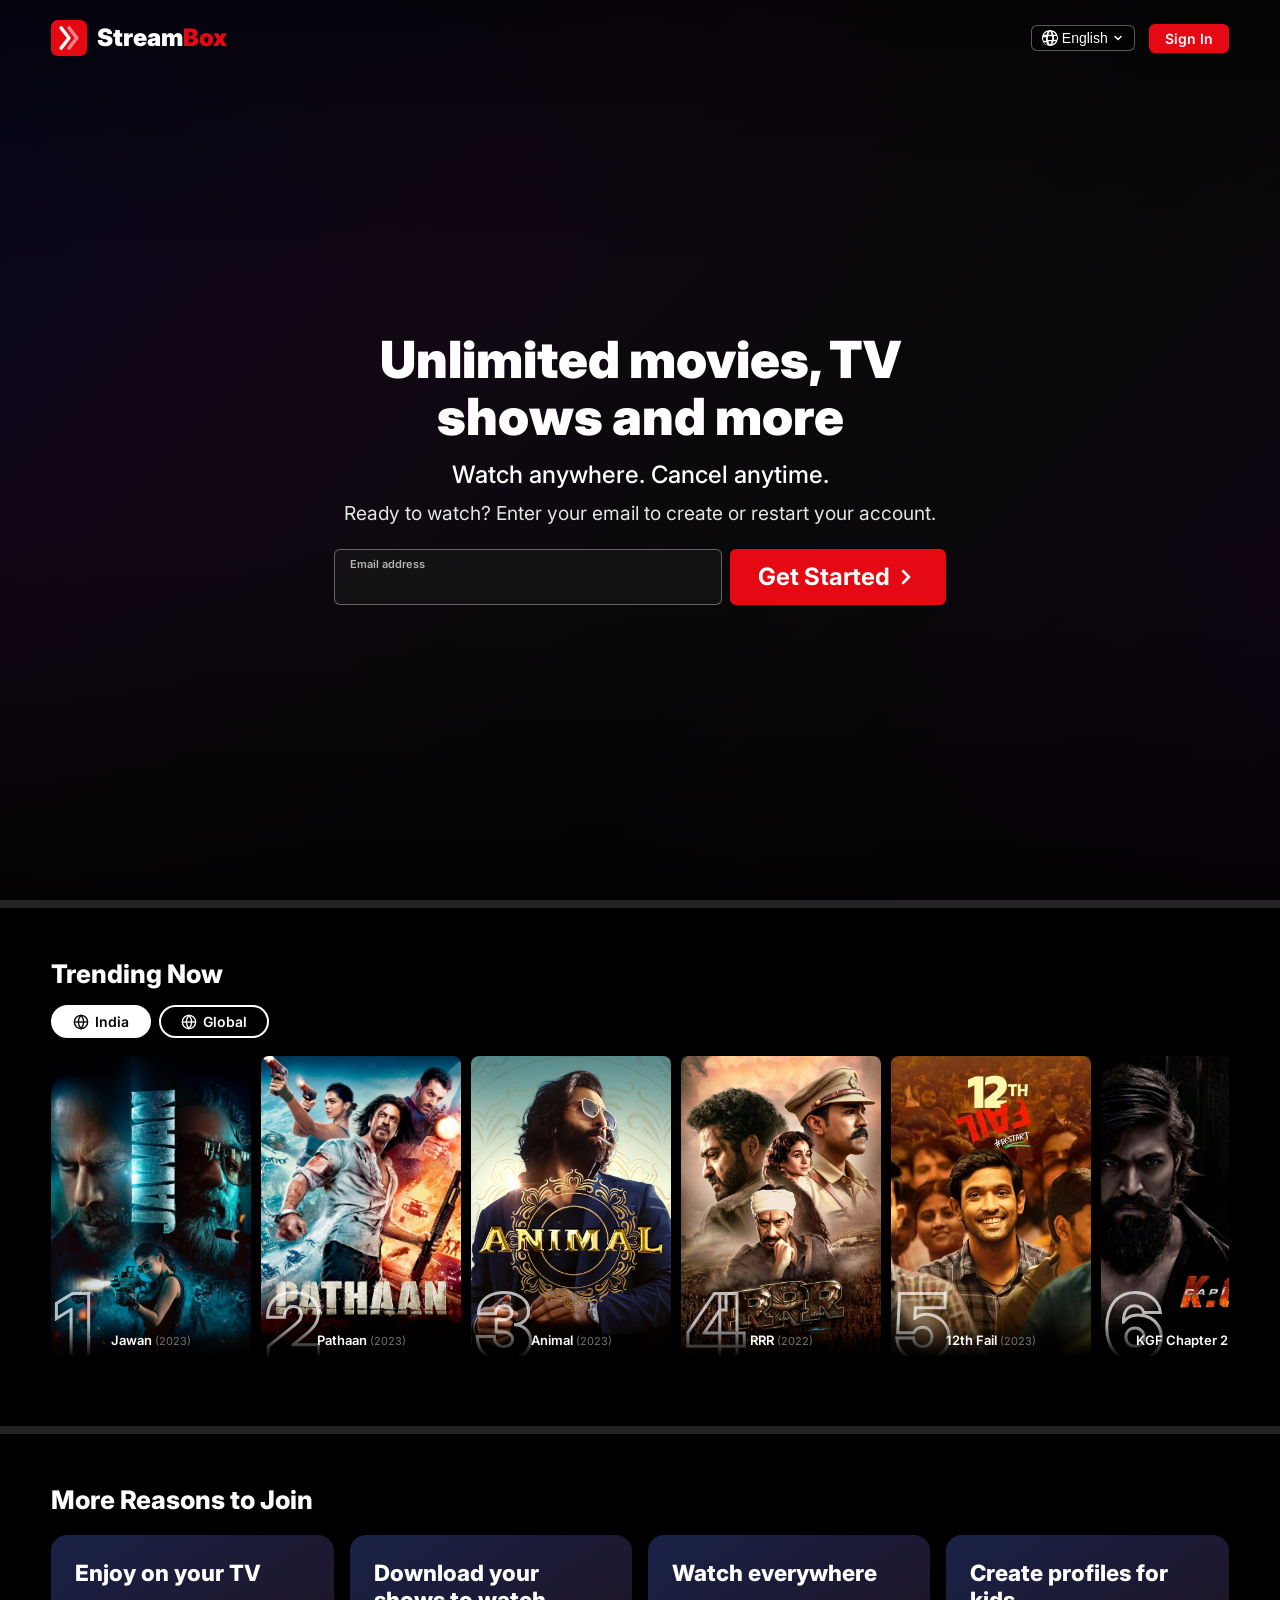
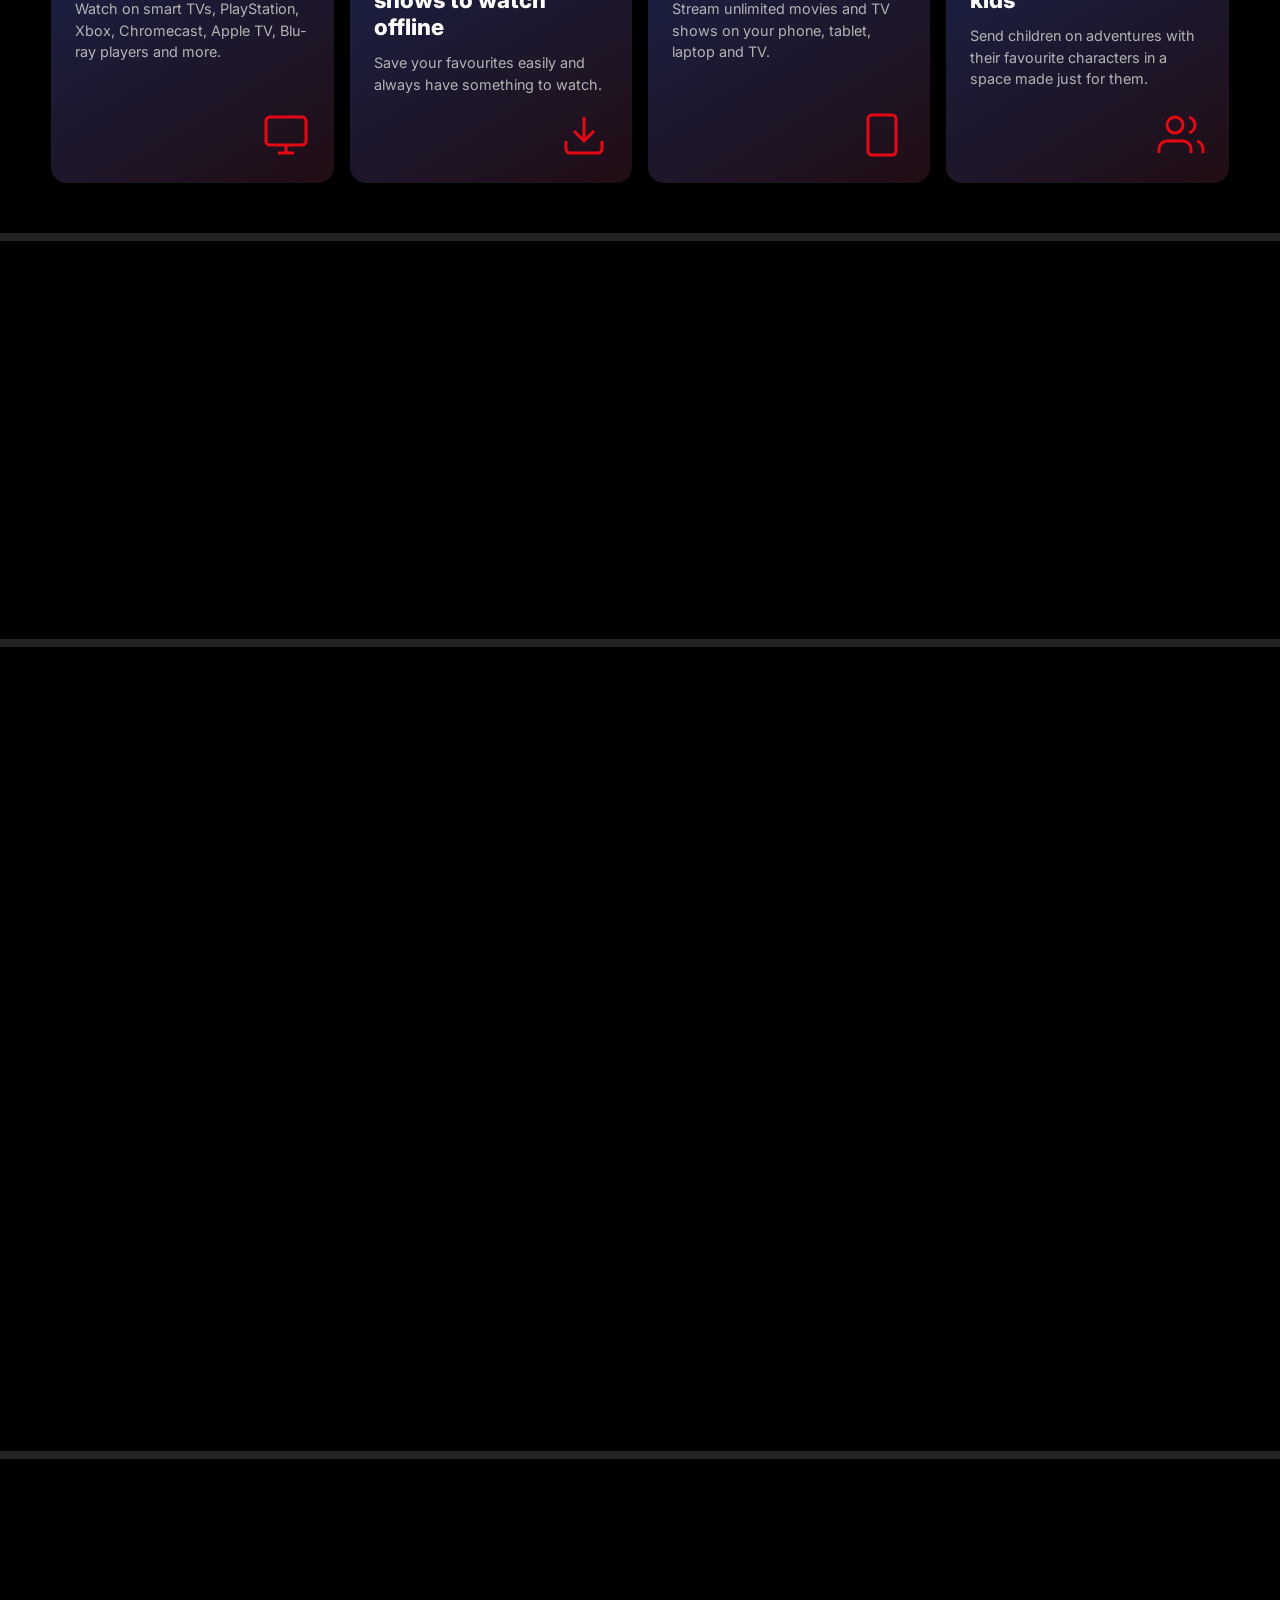
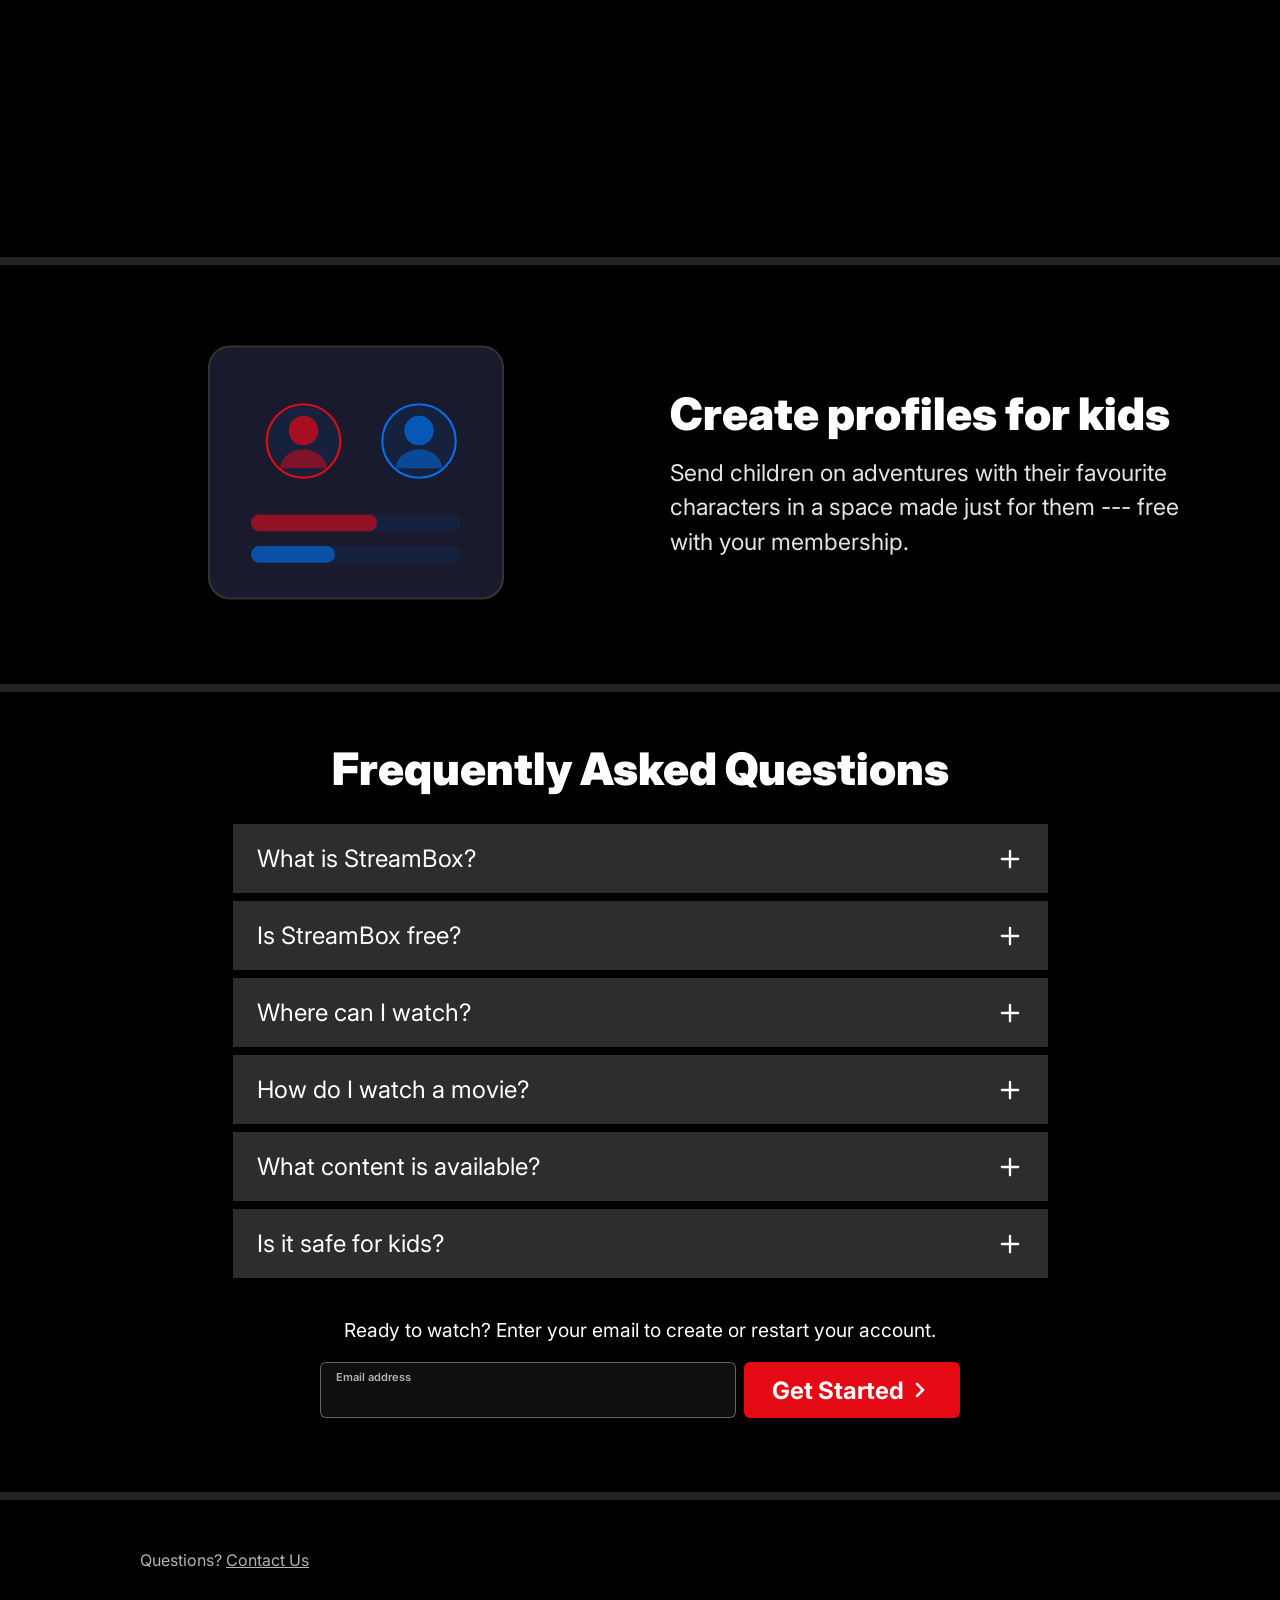
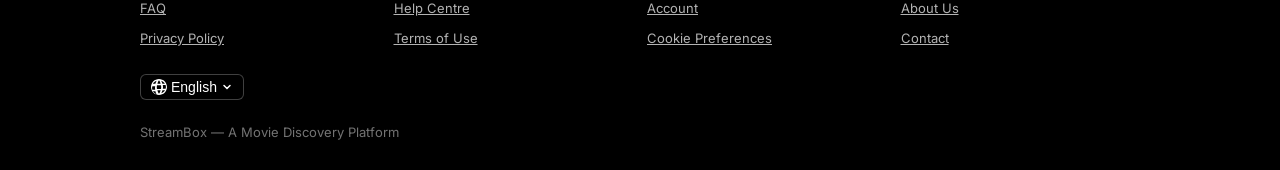
<file: index.html>
﻿<!DOCTYPE html>
<html lang="en">
<head>
    <meta charset="UTF-8">
    <meta name="viewport" content="width=device-width, initial-scale=1.0">
    <title>StreamBox --- Watch Movies &amp; TV Shows Online</title>
    <link rel="icon" type="image/svg+xml" href="data:image/svg+xml,%3Csvg xmlns='http://www.w3.org/2000/svg' viewBox='0 0 32 32'%3E%3Crect width='32' height='32' rx='6' fill='%23e50914'/%3E%3Cpath d='M9 7l7 9-7 9' stroke='white' stroke-width='3' fill='none' stroke-linecap='round' stroke-linejoin='round'/%3E%3Cpath d='M16 7l7 9-7 9' stroke='white' stroke-width='3' fill='none' stroke-linecap='round' stroke-linejoin='round' opacity='.5'/%3E%3C/svg%3E">
    <link rel="preconnect" href="https://fonts.googleapis.com">
    <link rel="preconnect" href="https://fonts.gstatic.com" crossorigin>
    <link href="https://fonts.googleapis.com/css2?family=Inter:wght@300;400;500;600;700;800;900&display=swap" rel="stylesheet">
    <link rel="stylesheet" href="netflix.css?v=5">
</head>
<body>

    <!-- ------------------ HERO ------------------ -->
    <div class="hero-section">
        <div class="hero-bg"></div>
        <div class="hero-gradient"></div>

        <nav class="navbar" id="navbar">
            <a href="#" class="nav-logo">
                <div class="brand-logo">
                    <svg width="36" height="36" viewBox="0 0 32 32" fill="none">
                        <rect width="32" height="32" rx="6" fill="#e50914"/>
                        <path d="M9 7l7 9-7 9" stroke="white" stroke-width="3" fill="none" stroke-linecap="round" stroke-linejoin="round"/>
                        <path d="M16 7l7 9-7 9" stroke="white" stroke-width="3" fill="none" stroke-linecap="round" stroke-linejoin="round" opacity=".5"/>
                    </svg>
                    <span class="brand-text">Stream<span class="brand-accent">Box</span></span>
                </div>
            </a>
            <div class="nav-right">
                <div class="lang-wrap">
                    <svg width="16" height="16" viewBox="0 0 16 16" fill="none"><path d="M8 0C3.6 0 0 3.6 0 8s3.6 8 8 8 8-3.6 8-8-3.6-8-8-8zm5.9 4.8h-2.5c-.3-1.1-.7-2.2-1.2-3.1 1.6.6 2.9 1.7 3.7 3.1zM8 1.3c.7 1 1.3 2.1 1.6 3.5H6.4C6.7 3.4 7.3 2.3 8 1.3zm-6.6 9.5c-.2-.6-.3-1.2-.3-1.8s.1-1.2.3-1.8h2.8C4.1 7.7 4 8.3 4 9s.1 1.3.2 1.8H1.4zm.5 1.5h2.5c.3 1.1.7 2.2 1.2 3.1-1.5-.6-2.9-1.7-3.7-3.1zM4.4 4.8H1.9c.8-1.4 2.1-2.5 3.7-3.1-.5.9-.9 2-1.2 3.1zM8 14.7c-.7-1-1.3-2.1-1.6-3.5h3.2c-.3 1.4-.9 2.5-1.6 3.5zm2-4.8H6c-.2-.6-.2-1.2-.2-1.9s.1-1.3.2-1.8h4c.1.5.2 1.1.2 1.8s-.1 1.3-.2 1.9zm.3 4.4c.5-.9.9-2 1.2-3.1h2.5c-.8 1.4-2.2 2.5-3.7 3.1zm1.5-4.6c.1-.6.2-1.2.2-1.8s-.1-1.2-.2-1.8h2.8c.2.6.3 1.2.3 1.8s-.1 1.2-.3 1.8h-2.8z" fill="white"/></svg>
                    <select class="lang-sel">
                        <option>English</option>
                        <option>Hindi</option>
                    </select>
                    <svg width="12" height="12" viewBox="0 0 24 24" fill="none" stroke="white" stroke-width="3" stroke-linecap="round"><polyline points="6 9 12 15 18 9"/></svg>
                </div>
                <a href="#" class="btn-signin" id="signin-btn">Sign In</a>
            </div>
        </nav>

        <div class="hero-center">
            <h1>Unlimited movies, TV shows and more</h1>
            <p class="hero-p1">Watch anywhere. Cancel anytime.</p>
            <p class="hero-p2">Ready to watch? Enter your email to create or restart your account.</p>
            <form class="hero-form" id="hero-form" novalidate>
                <div class="float-field">
                    <input type="email" id="hero-email" autocomplete="email" required>
                    <label for="hero-email">Email address</label>
                    <p class="field-err" id="hero-err"></p>
                </div>
                <button type="submit" class="btn-red-big">Get Started <svg width="24" height="24" viewBox="0 0 24 24" fill="none" stroke="currentColor" stroke-width="2.5" stroke-linecap="round"><polyline points="9 18 15 12 9 6"/></svg></button>
            </form>
        </div>
    </div>

    <!-- ------------------ TRENDING NOW ------------------ -->
    <div class="sep"></div>
    <section class="section dark-section">
        <div class="section-in">
            <h2 class="sec-title">Trending Now</h2>
            <div class="trend-tabs">
                <button class="ttab active" data-region="india"><svg width="16" height="16" viewBox="0 0 24 24" fill="none" stroke="currentColor" stroke-width="2"><circle cx="12" cy="12" r="10"/><path d="M2 12h20"/><path d="M12 2a15.3 15.3 0 0 1 4 10 15.3 15.3 0 0 1-4 10 15.3 15.3 0 0 1-4-10 15.3 15.3 0 0 1 4-10z"/></svg> India</button>
                <button class="ttab" data-region="global"><svg width="16" height="16" viewBox="0 0 24 24" fill="none" stroke="currentColor" stroke-width="2"><circle cx="12" cy="12" r="10"/><path d="M2 12h20"/><path d="M12 2a15.3 15.3 0 0 1 4 10 15.3 15.3 0 0 1-4 10 15.3 15.3 0 0 1-4-10 15.3 15.3 0 0 1 4-10z"/></svg> Global</button>
            </div>
            <div class="movie-row" id="movie-row"></div>
        </div>
    </section>

    <!-- ------------------ MORE TO WATCH (Browse Row) ------------------ -->
    <div class="sep"></div>
    <section class="section dark-section">
        <div class="section-in">
            <h2 class="sec-title">More Reasons to Join</h2>
            <div class="reasons-grid">
                <div class="reason-card">
                    <h3>Enjoy on your TV</h3>
                    <p>Watch on smart TVs, PlayStation, Xbox, Chromecast, Apple TV, Blu-ray players and more.</p>
                    <svg viewBox="0 0 24 24" fill="none" stroke="currentColor" stroke-width="1.5"><rect x="2" y="3" width="20" height="14" rx="2"/><path d="M8 21h8M12 17v4"/></svg>
                </div>
                <div class="reason-card">
                    <h3>Download your shows to watch offline</h3>
                    <p>Save your favourites easily and always have something to watch.</p>
                    <svg viewBox="0 0 24 24" fill="none" stroke="currentColor" stroke-width="1.5"><path d="M21 15v4a2 2 0 0 1-2 2H5a2 2 0 0 1-2-2v-4"/><polyline points="7 10 12 15 17 10"/><line x1="12" y1="15" x2="12" y2="3"/></svg>
                </div>
                <div class="reason-card">
                    <h3>Watch everywhere</h3>
                    <p>Stream unlimited movies and TV shows on your phone, tablet, laptop and TV.</p>
                    <svg viewBox="0 0 24 24" fill="none" stroke="currentColor" stroke-width="1.5"><rect x="5" y="2" width="14" height="20" rx="2"/><path d="M12 18h.01"/></svg>
                </div>
                <div class="reason-card">
                    <h3>Create profiles for kids</h3>
                    <p>Send children on adventures with their favourite characters in a space made just for them.</p>
                    <svg viewBox="0 0 24 24" fill="none" stroke="currentColor" stroke-width="1.5"><path d="M17 21v-2a4 4 0 0 0-4-4H5a4 4 0 0 0-4 4v2"/><circle cx="9" cy="7" r="4"/><path d="M23 21v-2a4 4 0 0 0-3-3.87"/><path d="M16 3.13a4 4 0 0 1 0 7.75"/></svg>
                </div>
            </div>
        </div>
    </section>

    <!-- ------------------ FEATURE: TV ------------------ -->
    <div class="sep"></div>
    <section class="section dark-section">
        <div class="feat-row">
            <div class="feat-text">
                <h2>Enjoy on your TV</h2>
                <p>Watch on smart TVs, PlayStation, Xbox, Chromecast, Apple TV, Blu-ray players and more.</p>
            </div>
            <div class="feat-media">
                <div class="feat-illustration">
                    <svg viewBox="0 0 400 280" fill="none" xmlns="http://www.w3.org/2000/svg">
                        <rect x="40" y="20" width="320" height="200" rx="12" fill="#1a1a2e" stroke="#333" stroke-width="2"/>
                        <rect x="60" y="40" width="280" height="160" rx="4" fill="#16213e"/>
                        <polygon points="180,100 220,120 180,140" fill="#e50914" opacity=".9"/>
                        <rect x="160" y="230" width="80" height="10" rx="4" fill="#333"/>
                        <rect x="180" y="240" width="40" height="20" rx="2" fill="#333"/>
                    </svg>
                </div>
            </div>
        </div>
    </section>

    <!-- ------------------ FEATURE: DOWNLOAD ------------------ -->
    <div class="sep"></div>
    <section class="section dark-section">
        <div class="feat-row reverse">
            <div class="feat-text">
                <h2>Download your shows to watch offline</h2>
                <p>Save your favourites easily and always have something to watch.</p>
            </div>
            <div class="feat-media">
                <div class="feat-illustration">
                    <svg viewBox="0 0 240 400" fill="none" xmlns="http://www.w3.org/2000/svg">
                        <rect x="30" y="10" width="180" height="340" rx="24" fill="#1a1a2e" stroke="#333" stroke-width="2"/>
                        <rect x="44" y="50" width="152" height="260" rx="4" fill="#16213e"/>
                        <polygon points="105,160 135,180 105,200" fill="#e50914" opacity=".9"/>
                        <rect x="95" y="360" width="50" height="6" rx="3" fill="#333"/>
                        <rect x="50" y="320" width="140" height="24" rx="8" fill="#0d1117" stroke="#333"/>
                        <circle cx="60" cy="332" r="6" fill="#e50914"/>
                        <rect x="74" y="327" width="60" height="4" rx="2" fill="#888"/>
                        <rect x="74" y="334" width="40" height="3" rx="1.5" fill="#0071eb"/>
                    </svg>
                </div>
            </div>
        </div>
    </section>

    <!-- ------------------ FEATURE: DEVICES ------------------ -->
    <div class="sep"></div>
    <section class="section dark-section">
        <div class="feat-row">
            <div class="feat-text">
                <h2>Watch everywhere</h2>
                <p>Stream unlimited movies and TV shows on your phone, tablet, laptop and TV.</p>
            </div>
            <div class="feat-media">
                <div class="feat-illustration">
                    <svg viewBox="0 0 400 280" fill="none" xmlns="http://www.w3.org/2000/svg">
                        <rect x="100" y="140" width="140" height="90" rx="6" fill="#1a1a2e" stroke="#333" stroke-width="1.5"/>
                        <polygon points="155,175 185,190 155,205" fill="#e50914" opacity=".8"/>
                        <rect x="20" y="30" width="200" height="130" rx="8" fill="#1a1a2e" stroke="#333" stroke-width="2"/>
                        <polygon points="100,80 130,95 100,110" fill="#e50914" opacity=".9"/>
                        <rect x="260" y="60" width="110" height="180" rx="16" fill="#1a1a2e" stroke="#333" stroke-width="1.5"/>
                        <polygon points="300,140 325,155 300,170" fill="#e50914" opacity=".8"/>
                    </svg>
                </div>
            </div>
        </div>
    </section>

    <!-- ------------------ FEATURE: KIDS ------------------ -->
    <div class="sep"></div>
    <section class="section dark-section">
        <div class="feat-row reverse">
            <div class="feat-text">
                <h2>Create profiles for kids</h2>
                <p>Send children on adventures with their favourite characters in a space made just for them --- free with your membership.</p>
            </div>
            <div class="feat-media">
                <div class="feat-illustration">
                    <svg viewBox="0 0 400 300" fill="none" xmlns="http://www.w3.org/2000/svg">
                        <rect x="60" y="30" width="280" height="240" rx="20" fill="#1a1a2e" stroke="#333" stroke-width="2"/>
                        <circle cx="150" cy="120" r="35" fill="#16213e" stroke="#e50914" stroke-width="2"/>
                        <circle cx="150" cy="110" r="14" fill="#e50914" opacity=".7"/>
                        <path d="M150 128c-12 0-22 8-22 18h44c0-10-10-18-22-18z" fill="#e50914" opacity=".5"/>
                        <circle cx="260" cy="120" r="35" fill="#16213e" stroke="#0071eb" stroke-width="2"/>
                        <circle cx="260" cy="110" r="14" fill="#0071eb" opacity=".7"/>
                        <path d="M260 128c-12 0-22 8-22 18h44c0-10-10-18-22-18z" fill="#0071eb" opacity=".5"/>
                        <rect x="100" y="190" width="200" height="16" rx="8" fill="#16213e"/>
                        <rect x="100" y="190" width="120" height="16" rx="8" fill="#e50914" opacity=".6"/>
                        <rect x="100" y="220" width="200" height="16" rx="8" fill="#16213e"/>
                        <rect x="100" y="220" width="80" height="16" rx="8" fill="#0071eb" opacity=".6"/>
                    </svg>
                </div>
            </div>
        </div>
    </section>

    <!-- ------------------ FAQ ------------------ -->
    <div class="sep"></div>
    <section class="section dark-section faq-sec">
        <h2 class="faq-title">Frequently Asked Questions</h2>
        <div class="faq-list" id="faq-list">
            <div class="faq-item">
                <button class="faq-q"><span>What is StreamBox?</span><svg viewBox="0 0 24 24"><path d="M12 5v14M5 12h14" stroke="white" stroke-width="2" stroke-linecap="round"/></svg></button>
                <div class="faq-a"><p>StreamBox is a streaming platform that lets you browse and watch trailers for the latest movies and TV shows. Discover trending content from India and around the world, all in one place.</p></div>
            </div>
            <div class="faq-item">
                <button class="faq-q"><span>Is StreamBox free?</span><svg viewBox="0 0 24 24"><path d="M12 5v14M5 12h14" stroke="white" stroke-width="2" stroke-linecap="round"/></svg></button>
                <div class="faq-a"><p>Yes! StreamBox is completely free to use. Browse movie collections, watch trailers, and discover new content without any subscription or payment.</p></div>
            </div>
            <div class="faq-item">
                <button class="faq-q"><span>Where can I watch?</span><svg viewBox="0 0 24 24"><path d="M12 5v14M5 12h14" stroke="white" stroke-width="2" stroke-linecap="round"/></svg></button>
                <div class="faq-a"><p>Watch anywhere, anytime. StreamBox works on any device with a web browser --- smartphones, tablets, laptops, and smart TVs. No app download required.</p></div>
            </div>
            <div class="faq-item">
                <button class="faq-q"><span>How do I watch a movie?</span><svg viewBox="0 0 24 24"><path d="M12 5v14M5 12h14" stroke="white" stroke-width="2" stroke-linecap="round"/></svg></button>
                <div class="faq-a"><p>Simply click on any movie poster in the Trending section. The official trailer will start playing automatically in a built-in player. You can switch between Indian and Global trending movies.</p></div>
            </div>
            <div class="faq-item">
                <button class="faq-q"><span>What content is available?</span><svg viewBox="0 0 24 24"><path d="M12 5v14M5 12h14" stroke="white" stroke-width="2" stroke-linecap="round"/></svg></button>
                <div class="faq-a"><p>StreamBox features curated collections of the most popular movies --- from Bollywood blockbusters to Hollywood hits. New content is updated regularly to keep you discovering great films.</p></div>
            </div>
            <div class="faq-item">
                <button class="faq-q"><span>Is it safe for kids?</span><svg viewBox="0 0 24 24"><path d="M12 5v14M5 12h14" stroke="white" stroke-width="2" stroke-linecap="round"/></svg></button>
                <div class="faq-a"><p>StreamBox only embeds official YouTube trailers, so all content is safe and publicly available. However, some movie trailers may contain mature themes --- parental guidance is recommended.</p></div>
            </div>
        </div>
        <p class="faq-cta-text">Ready to watch? Enter your email to create or restart your account.</p>
        <form class="hero-form faq-form" id="faq-form" novalidate>
            <div class="float-field">
                <input type="email" id="faq-email" autocomplete="email" required>
                <label for="faq-email">Email address</label>
                <p class="field-err" id="faq-err"></p>
            </div>
            <button type="submit" class="btn-red-big">Get Started <svg width="24" height="24" viewBox="0 0 24 24" fill="none" stroke="currentColor" stroke-width="2.5" stroke-linecap="round"><polyline points="9 18 15 12 9 6"/></svg></button>
        </form>
    </section>

    <!-- ------------------ FOOTER ------------------ -->
    <div class="sep"></div>
    <footer class="site-footer">
        <div class="footer-in">
            <p class="footer-q">Questions? <a href="#">Contact Us</a></p>
            <div class="footer-grid">
                <a href="#">FAQ</a><a href="#">Help Centre</a><a href="#">Account</a><a href="#">About Us</a>
                <a href="#">Privacy Policy</a><a href="#">Terms of Use</a><a href="#">Cookie Preferences</a><a href="#">Contact</a>
            </div>
            <div class="lang-wrap footer-lang">
                <svg width="16" height="16" viewBox="0 0 16 16" fill="none"><path d="M8 0C3.6 0 0 3.6 0 8s3.6 8 8 8 8-3.6 8-8-3.6-8-8-8zm5.9 4.8h-2.5c-.3-1.1-.7-2.2-1.2-3.1 1.6.6 2.9 1.7 3.7 3.1zM8 1.3c.7 1 1.3 2.1 1.6 3.5H6.4C6.7 3.4 7.3 2.3 8 1.3zm-6.6 9.5c-.2-.6-.3-1.2-.3-1.8s.1-1.2.3-1.8h2.8C4.1 7.7 4 8.3 4 9s.1 1.3.2 1.8H1.4zm.5 1.5h2.5c.3 1.1.7 2.2 1.2 3.1-1.5-.6-2.9-1.7-3.7-3.1zM4.4 4.8H1.9c.8-1.4 2.1-2.5 3.7-3.1-.5.9-.9 2-1.2 3.1zM8 14.7c-.7-1-1.3-2.1-1.6-3.5h3.2c-.3 1.4-.9 2.5-1.6 3.5zm2-4.8H6c-.2-.6-.2-1.2-.2-1.9s.1-1.3.2-1.8h4c.1.5.2 1.1.2 1.8s-.1 1.3-.2 1.9zm.3 4.4c.5-.9.9-2 1.2-3.1h2.5c-.8 1.4-2.2 2.5-3.7 3.1zm1.5-4.6c.1-.6.2-1.2.2-1.8s-.1-1.2-.2-1.8h2.8c.2.6.3 1.2.3 1.8s-.1 1.2-.3 1.8h-2.8z" fill="white"/></svg>
                <select class="lang-sel"><option>English</option><option>Hindi</option></select>
                <svg width="12" height="12" viewBox="0 0 24 24" fill="none" stroke="white" stroke-width="3" stroke-linecap="round"><polyline points="6 9 12 15 18 9"/></svg>
            </div>
            <p class="footer-country">StreamBox &mdash; A Movie Discovery Platform</p>
        </div>
    </footer>

    <!-- ------------------ SIGN-IN MODAL ------------------ -->
    <div class="overlay" id="signin-overlay">
        <div class="signin-box">
            <button class="close-btn" id="signin-close"><svg width="28" height="28" viewBox="0 0 24 24" fill="none" stroke="white" stroke-width="2" stroke-linecap="round"><line x1="18" y1="6" x2="6" y2="18"/><line x1="6" y1="6" x2="18" y2="18"/></svg></button>
            <h2>Sign In</h2>
            <form id="signin-form">
                <div class="si-field">
                    <input type="email" id="si-email" placeholder=" " required>
                    <label for="si-email">Email or phone number</label>
                </div>
                <div class="si-field">
                    <input type="password" id="si-pass" placeholder=" " required minlength="4">
                    <label for="si-pass">Password</label>
                    <button type="button" class="show-pass" id="show-pass">SHOW</button>
                </div>
                <button type="submit" class="btn-si-submit">Sign In</button>
                <div class="si-row"><label class="si-remember"><input type="checkbox" checked> Remember me</label><a href="#">Need help?</a></div>
            </form>
            <div class="si-bottom"><p>New to StreamBox? <a href="#">Sign up now</a>.</p><p class="si-captcha">This is a demo project. No real data is collected.</p></div>
        </div>
    </div>

    <!-- ------------------ VIDEO PLAYER MODAL ------------------ -->
    <div class="overlay" id="player-overlay">
        <div class="player-box">
            <button class="close-btn player-close" id="player-close"><svg width="28" height="28" viewBox="0 0 24 24" fill="none" stroke="white" stroke-width="2" stroke-linecap="round"><line x1="18" y1="6" x2="6" y2="18"/><line x1="6" y1="6" x2="18" y2="18"/></svg></button>
            <div class="player-wrap" id="player-wrap"></div>
            <div class="player-info">
                <h3 id="player-title"></h3>
                <p id="player-desc"></p>
            </div>
        </div>
    </div>

    <!-- ------------------ TOAST ------------------ -->
    <div class="toast" id="toast"></div>

    <script src="netflix.js?v=5"></script>
</body>
</html>
</file>
<file: netflix.css>
﻿/* ------------------------------------------------------------------------------------------
   NETFLIX CLONE --- CSS
   ------------------------------------------------------------------------------------------ */
*,*::before,*::after{margin:0;padding:0;box-sizing:border-box}
:root{
    --red:#e50914;--red2:#c11119;--bg:#000;--card:#1a1a1a;
    --gray1:#e5e5e5;--gray2:#b3b3b3;--gray3:#737373;--gray4:#333;
    --radius:6px;
}
html{scroll-behavior:smooth;font-size:16px}
body{font-family:'Inter',system-ui,-apple-system,sans-serif;background:var(--bg);color:#fff;overflow-x:hidden;-webkit-font-smoothing:antialiased}
a{color:var(--gray2);text-decoration:none}a:hover{text-decoration:underline}
img{max-width:100%;display:block}
button{cursor:pointer;font-family:inherit}

/* --------- NAV --------- */
.navbar{
    position:fixed;top:0;left:0;right:0;z-index:100;
    display:flex;align-items:center;justify-content:space-between;
    padding:20px 4%;
    transition:background .3s;
}
.navbar.scrolled{background:rgba(0,0,0,.95);backdrop-filter:blur(10px)}
.netflix-logo{width:148px;height:40px;display:block}
.brand-logo{display:flex;align-items:center;gap:10px}
.brand-text{font-size:24px;font-weight:900;color:#fff;letter-spacing:0;line-height:1}
.brand-accent{color:#e50914}
.nav-right{display:flex;align-items:center;gap:14px}
.lang-wrap{
    display:flex;align-items:center;gap:4px;
    background:rgba(0,0,0,.5);border:1px solid rgba(255,255,255,.35);
    border-radius:var(--radius);padding:4px 10px;font-size:14px;
}
.lang-sel{background:transparent;border:none;color:#fff;font-size:14px;outline:none;appearance:none;cursor:pointer}
.lang-sel option{background:#111}
.btn-signin{
    background:var(--red);color:#fff;padding:6px 16px;font-size:14px;font-weight:600;
    border-radius:var(--radius);border:none;transition:.2s;display:inline-block;
}
.btn-signin:hover{background:var(--red2);text-decoration:none}

/* --------- HERO --------- */
.hero-section{
    position:relative;min-height:100vh;display:flex;flex-direction:column;
    overflow:hidden;
}
.hero-bg{
    position:absolute;inset:0;
    background:linear-gradient(135deg,#0a0a2e 0%,#1a0a1e 30%,#0d0d0d 60%,#1a0520 100%);
    z-index:0;
}
.hero-gradient{
    position:absolute;inset:0;z-index:1;
    background:linear-gradient(to bottom,rgba(0,0,0,.7) 0%,rgba(0,0,0,.3) 30%,rgba(0,0,0,.3) 60%,rgba(0,0,0,.85) 100%);
}
.hero-center{
    position:relative;z-index:2;flex:1;
    display:flex;flex-direction:column;align-items:center;justify-content:center;
    text-align:center;padding:120px 5% 60px;max-width:740px;margin:0 auto;
}
.hero-center h1{font-size:clamp(2rem,5vw,3.2rem);font-weight:900;line-height:1.1;margin-bottom:16px}
.hero-p1{font-size:clamp(1.1rem,2.2vw,1.5rem);font-weight:500;margin-bottom:12px}
.hero-p2{font-size:clamp(.95rem,1.5vw,1.2rem);color:var(--gray1);margin-bottom:24px}

/* --------- EMAIL / FLOAT FIELD --------- */
.hero-form{display:flex;gap:8px;width:100%;max-width:640px}
.float-field{flex:1;position:relative}
.float-field input{
    width:100%;height:56px;padding:16px 16px 0;font-size:16px;color:#fff;
    background:rgba(22,22,22,.7);border:1px solid rgba(255,255,255,.35);
    border-radius:var(--radius);outline:none;transition:.25s;font-family:inherit;
}
.float-field input:focus{border-color:#fff;background:rgba(22,22,22,.85)}
.float-field input.err{border-color:#eb3942}
.float-field label{
    position:absolute;left:16px;top:50%;transform:translateY(-50%);
    font-size:15px;color:var(--gray3);pointer-events:none;
    transition:.2s cubic-bezier(.4,0,.2,1);
}
.float-field input:focus+label,
.float-field input:not(:placeholder-shown)+label,
.float-field input.has-val+label{
    top:8px;transform:translateY(0);font-size:11px;font-weight:600;color:var(--gray2);
}
.field-err{font-size:13px;color:#eb3942;min-height:20px;margin-top:4px;text-align:left}
.btn-red-big{
    display:flex;align-items:center;gap:4px;flex-shrink:0;
    background:var(--red);color:#fff;border:none;border-radius:var(--radius);
    font-size:clamp(1rem,2vw,1.5rem);font-weight:700;padding:0 28px;
    white-space:nowrap;cursor:pointer;transition:.2s;height:56px;
}
.btn-red-big:hover{background:var(--red2)}

/* --------- SEPARATOR --------- */
.sep{height:8px;background:#232323}

/* --------- SECTIONS --------- */
.section{padding:50px 4%}
.dark-section{background:var(--bg)}
.section-in{max-width:1200px;margin:0 auto}
.sec-title{font-size:clamp(1.3rem,2.8vw,1.6rem);font-weight:800;margin-bottom:16px}

/* --------- TRENDING --------- */
.trend-tabs{display:flex;gap:8px;margin-bottom:18px}
.ttab{
    display:flex;align-items:center;gap:6px;
    background:transparent;color:#fff;border:2px solid #fff;
    border-radius:50px;padding:6px 20px;font-size:14px;font-weight:600;
    transition:.25s;
}
.ttab.active{background:#fff;color:#000}
.ttab:not(.active):hover{background:rgba(255,255,255,.1)}

.movie-row{
    display:flex;gap:10px;overflow-x:auto;padding-bottom:20px;
    scroll-snap-type:x mandatory;-webkit-overflow-scrolling:touch;
    scrollbar-width:none;
}
.movie-row::-webkit-scrollbar{display:none}

.movie-card{
    flex:0 0 auto;width:200px;position:relative;border-radius:8px;
    overflow:hidden;scroll-snap-align:start;cursor:pointer;
    transition:transform .35s cubic-bezier(.4,0,.2,1),box-shadow .35s;
    background:var(--card);
}
.movie-card:hover{transform:scale(1.06);box-shadow:0 12px 40px rgba(0,0,0,.7);z-index:5}
.movie-card img{
    width:100%;aspect-ratio:2/3;object-fit:cover;display:block;
    background:linear-gradient(145deg,#241111,#090909 55%,#180406);
}
.movie-rank{
    position:absolute;bottom:-4px;left:4px;
    font-size:90px;font-weight:900;line-height:.75;
    color:transparent;-webkit-text-stroke:3px rgba(255,255,255,.7);
    pointer-events:none;user-select:none;
}
.movie-overlay{
    position:absolute;inset:0;display:flex;flex-direction:column;align-items:center;justify-content:center;
    background:rgba(0,0,0,.6);opacity:0;transition:opacity .3s;
}
.movie-card:hover .movie-overlay{opacity:1}
.play-icon{
    width:56px;height:56px;border-radius:50%;border:3px solid #fff;
    display:flex;align-items:center;justify-content:center;
    background:rgba(0,0,0,.5);transition:transform .2s;
}
.play-icon:hover{transform:scale(1.15)}
.movie-name{
    position:absolute;bottom:0;left:0;right:0;padding:10px 10px 8px;
    background:linear-gradient(transparent,rgba(0,0,0,.95));
    font-size:13px;font-weight:600;text-align:center;
    pointer-events:none;
}
.movie-year{color:var(--gray3);font-weight:400;font-size:11px}
.movie-hover-title{
    font-size:14px;font-weight:700;margin-top:10px;
    text-shadow:0 2px 8px rgba(0,0,0,.8);
}

/* --------- REASONS GRID --------- */
.reasons-grid{display:grid;grid-template-columns:repeat(4,1fr);gap:16px;margin-top:20px}
.reason-card{
    background:linear-gradient(149deg,#192247 0%,#210e17 96%);
    border-radius:16px;padding:24px;min-height:220px;
    display:flex;flex-direction:column;justify-content:space-between;
}
.reason-card h3{font-size:clamp(1.1rem,1.8vw,1.4rem);font-weight:800;margin-bottom:12px}
.reason-card p{font-size:.9rem;color:var(--gray2);line-height:1.5;flex:1}
.reason-card svg{width:48px;height:48px;color:var(--red);margin-top:16px;align-self:flex-end}

/* --------- FEATURE ROWS --------- */
.feat-row{display:flex;align-items:center;gap:48px;max-width:1100px;margin:0 auto}
.feat-row.reverse{flex-direction:row-reverse}
.feat-text{flex:1;max-width:520px}
.feat-text h2{font-size:clamp(1.6rem,3.5vw,3rem);font-weight:900;line-height:1.1;margin-bottom:16px}
.feat-text p{font-size:clamp(1rem,1.8vw,1.5rem);color:var(--gray1);line-height:1.5}
.feat-media{flex:1;max-width:550px;position:relative}

/* Feature Illustrations */
.feat-illustration{max-width:420px;margin:0 auto}
.feat-illustration svg{width:100%;height:auto}

/* --------- FAQ --------- */
.faq-sec{text-align:center}
.faq-title{font-size:clamp(1.5rem,3.5vw,3rem);font-weight:900;margin-bottom:28px}
.faq-list{max-width:815px;margin:0 auto 40px;text-align:left}
.faq-item{margin-bottom:8px}
.faq-q{
    display:flex;align-items:center;justify-content:space-between;
    width:100%;padding:20px 24px;
    background:#2d2d2d;border:none;color:#fff;
    font-size:clamp(1rem,2vw,1.5rem);font-weight:400;
    cursor:pointer;transition:background .2s;text-align:left;
}
.faq-q:hover{background:#414141}
.faq-q svg{width:28px;height:28px;flex-shrink:0;transition:transform .3s ease}
.faq-q.open svg{transform:rotate(45deg)}
.faq-a{
    max-height:0;overflow:hidden;
    transition:max-height .4s ease;
    background:#2d2d2d;
}
.faq-a.open{max-height:500px}
.faq-a p{
    padding:20px 24px;font-size:clamp(.9rem,1.5vw,1.2rem);
    line-height:1.65;color:var(--gray1);border-top:2px solid #141414;
}
.faq-cta-text{font-size:clamp(.9rem,1.5vw,1.2rem);margin-bottom:20px}
.faq-form{max-width:640px;margin:0 auto}

/* --------- FOOTER --------- */
.site-footer{padding:50px 4% 30px;background:rgba(0,0,0,.8)}
.footer-in{max-width:1000px;margin:0 auto}
.footer-q{font-size:16px;color:var(--gray2);margin-bottom:30px}
.footer-q a{color:var(--gray2);text-decoration:underline}
.footer-grid{
    display:grid;grid-template-columns:repeat(4,1fr);gap:14px;margin-bottom:28px;
}
.footer-grid a{font-size:13px;color:var(--gray2);text-decoration:underline}
.footer-lang{margin-bottom:24px;display:inline-flex;border-color:rgba(255,255,255,.25)}
.footer-country{color:var(--gray3);font-size:13px}

/* --------- SIGN-IN MODAL --------- */
.overlay{
    position:fixed;inset:0;z-index:200;
    display:flex;align-items:center;justify-content:center;
    background:rgba(0,0,0,.7);backdrop-filter:blur(4px);
    opacity:0;visibility:hidden;transition:opacity .3s,visibility .3s;
}
.overlay.open{opacity:1;visibility:visible}
.close-btn{
    position:absolute;top:14px;right:14px;
    background:rgba(0,0,0,.5);border:none;border-radius:50%;
    width:40px;height:40px;display:flex;align-items:center;justify-content:center;
    cursor:pointer;transition:background .2s;z-index:5;
}
.close-btn:hover{background:rgba(255,255,255,.15)}
.signin-box{
    background:#000000eb;border-radius:8px;padding:60px 68px 40px;
    width:100%;max-width:450px;position:relative;
    transform:translateY(20px);transition:transform .3s;
}
.overlay.open .signin-box,.overlay.open .player-box{transform:translateY(0)}
.signin-box h2{font-size:32px;font-weight:700;margin-bottom:28px}
.si-field{position:relative;margin-bottom:16px}
.si-field input{
    width:100%;padding:24px 16px 8px;font-size:16px;color:#fff;
    background:#333;border:none;border-bottom:2px solid transparent;
    border-radius:4px;outline:none;transition:border-color .2s;font-family:inherit;
}
.si-field input:focus{border-bottom-color:#e87c03}
.si-field label{
    position:absolute;left:16px;top:50%;transform:translateY(-50%);
    font-size:16px;color:#8c8c8c;pointer-events:none;transition:.15s ease;
}
.si-field input:focus+label,.si-field input:not(:placeholder-shown)+label{
    top:10px;font-size:11px;transform:translateY(0);
}
.show-pass{
    position:absolute;right:12px;top:50%;transform:translateY(-50%);
    background:none;border:none;color:#8c8c8c;font-size:13px;font-weight:600;cursor:pointer;letter-spacing:.5px;
}
.btn-si-submit{
    width:100%;padding:14px;background:var(--red);color:#fff;font-size:16px;font-weight:700;
    border-radius:4px;margin-top:24px;border:none;cursor:pointer;transition:background .2s;
}
.btn-si-submit:hover{background:var(--red2)}
.si-row{display:flex;justify-content:space-between;align-items:center;margin-top:12px;font-size:13px;color:var(--gray2)}
.si-remember{display:flex;align-items:center;gap:4px;cursor:pointer}
.si-remember input{accent-color:var(--gray2)}
.si-bottom{margin-top:50px;font-size:16px;color:var(--gray3)}
.si-bottom a{color:#fff}
.si-captcha{font-size:13px;margin-top:12px;color:#555}

/* --------- VIDEO PLAYER --------- */
.player-box{
    background:#181818;border-radius:12px;overflow:hidden;
    width:95%;max-width:900px;position:relative;
    transform:translateY(20px);transition:transform .3s;
}
.player-close{position:absolute;top:12px;right:12px;z-index:10}
.player-wrap{
    width:100%;aspect-ratio:16/9;background:#000 center/cover no-repeat;
    position:relative;
}
.player-wrap::before{
    content:"";position:absolute;inset:0;
    background:linear-gradient(180deg,rgba(0,0,0,.1),rgba(0,0,0,.55));
    pointer-events:none;
}
.player-wrap iframe{width:100%;height:100%;border:none}
.player-info{padding:20px 24px}
.player-info h3{font-size:1.4rem;font-weight:700;margin-bottom:8px}
.player-info p{font-size:.95rem;color:var(--gray2);line-height:1.5}

/* --------- TOAST --------- */
.toast{
    position:fixed;bottom:40px;left:50%;transform:translateX(-50%) translateY(100px);
    background:#fff;color:#000;padding:14px 28px;border-radius:8px;
    font-size:15px;font-weight:600;box-shadow:0 8px 32px rgba(0,0,0,.4);
    z-index:300;opacity:0;pointer-events:none;white-space:nowrap;
    transition:transform .4s ease,opacity .4s ease;
}
.toast.show{transform:translateX(-50%) translateY(0);opacity:1}

/* --------- RESPONSIVE --------- */
@media(max-width:1024px){
    .reasons-grid{grid-template-columns:repeat(2,1fr)}
}
@media(max-width:950px){
    .feat-row,.feat-row.reverse{flex-direction:column;text-align:center}
    .feat-text{max-width:100%}
    .feat-media{max-width:100%}
    .footer-grid{grid-template-columns:repeat(2,1fr)}
    .movie-card{width:160px}
}
@media(max-width:740px){
    .navbar{padding:14px 4%}
    .netflix-logo{width:100px;height:28px}
    .brand-text{font-size:18px}
    .hero-center{padding:100px 5% 40px}
    .hero-form,.faq-form{flex-direction:column;align-items:stretch}
    .btn-red-big{justify-content:center;height:48px;font-size:1rem}
    .faq-q{padding:16px;font-size:1rem}
    .faq-a p{padding:16px;font-size:.95rem}
    .signin-box{padding:48px 28px 32px;margin:0 16px}
    .footer-grid{grid-template-columns:1fr 1fr;gap:16px}
    .movie-card{width:130px}
    .movie-rank{font-size:60px}
    .reasons-grid{grid-template-columns:1fr 1fr}
    .player-box{width:98%;border-radius:8px}
}
@media(max-width:500px){
    .nav-right .lang-wrap{display:none}
    .footer-grid{grid-template-columns:1fr}
    .movie-card{width:120px}
    .movie-rank{font-size:48px}
    .reasons-grid{grid-template-columns:1fr}
}
</file>
